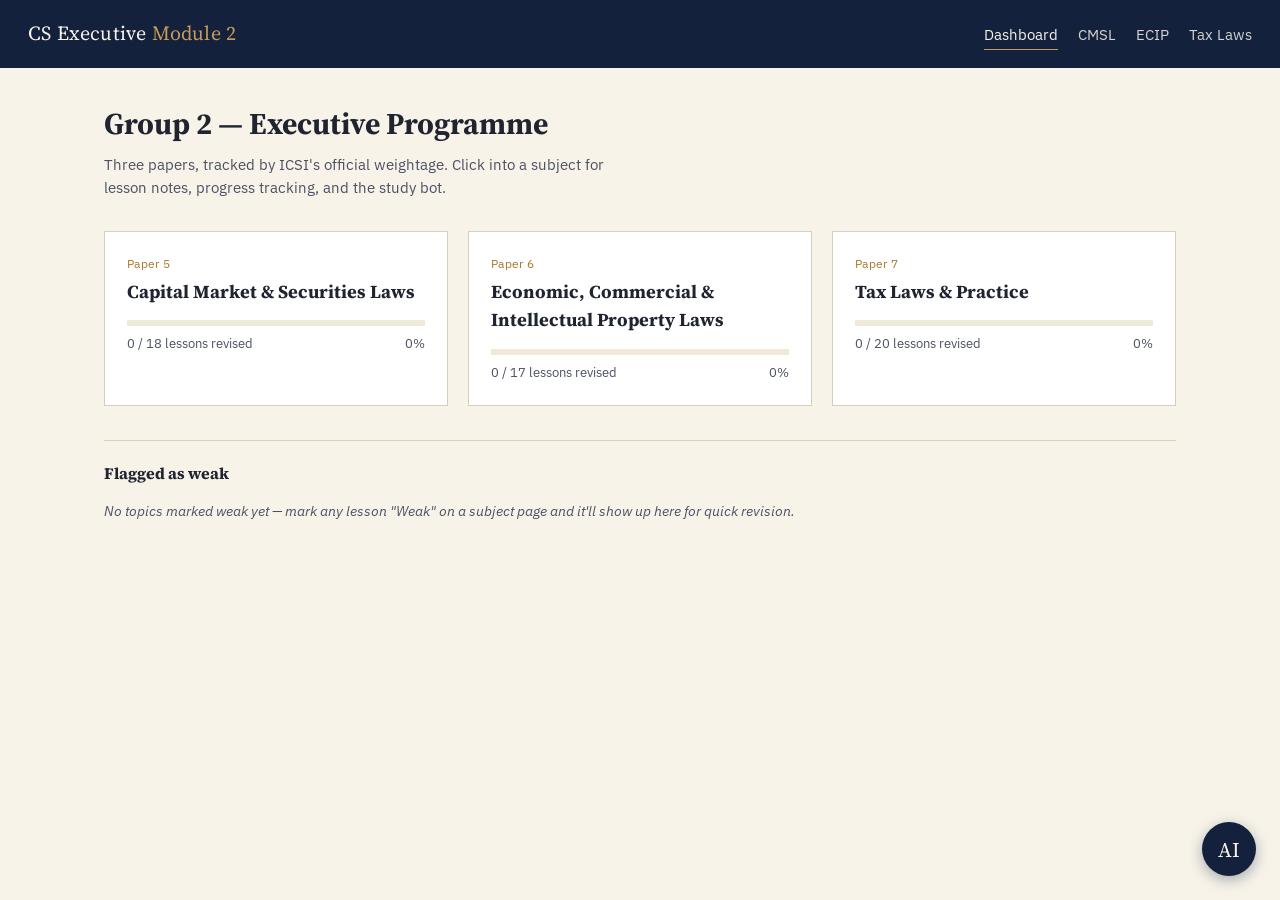
<file: index.html>
<!DOCTYPE html>
<html lang="en">
<head>
<meta charset="UTF-8" />
<meta name="viewport" content="width=device-width, initial-scale=1" />
<title>CS Executive Module 2 — Study Guide</title>
<link rel="preconnect" href="https://fonts.googleapis.com">
<link href="https://fonts.googleapis.com/css2?family=Source+Serif+4:opsz,wght@8..60,400;8..60,600&family=IBM+Plex+Sans:wght@400;500;600&display=swap" rel="stylesheet">
<link rel="stylesheet" href="assets/style.css?v=4" />
</head>
<body>
  <div class="topbar">
    <a href="index.html" class="brand">CS Executive <span>Module 2</span></a>
    <nav>
      <a href="index.html" class="active">Dashboard</a>
      <a href="subject.html?paper=cmsl">CMSL</a>
      <a href="subject.html?paper=ecip">ECIP</a>
      <a href="subject.html?paper=tax">Tax Laws</a>
    </nav>
  </div>

  <div class="wrap">
    <div class="hero">
      <h1>Group 2 — Executive Programme</h1>
      <p>Three papers, tracked by ICSI's official weightage. Click into a subject for lesson notes, progress tracking, and the study bot.</p>
    </div>

    <div class="paper-grid" id="paper-grid"></div>

    <div class="weak-list">
      <h3>Flagged as weak</h3>
      <div id="weak-items"></div>
    </div>
  </div>

  <script src="assets/data.js?v=2"></script>
  <script src="assets/app.js?v=2"></script>
  <script src="assets/bot.js?v=6"></script>
  <script>renderDashboard();</script>
</body>
</html>
</file>
<file: assets/style.css>
:root {
  --ink: #1f2430;
  --ink-soft: #4b5163;
  --parchment: #f7f3e9;
  --parchment-deep: #efe9d8;
  --rule: #d8cfb8;
  --navy: #14213d;
  --navy-soft: #26324f;
  --brass: #a9772e;
  --brass-soft: #c99b56;
  --done: #3b6e52;
  --weak: #a64b3f;
  --studying: #b8894a;
}

* { box-sizing: border-box; }

body {
  margin: 0;
  background: var(--parchment);
  color: var(--ink);
  font-family: "IBM Plex Sans", -apple-system, sans-serif;
  font-size: 15px;
  line-height: 1.55;
}

h1, h2, h3, .serif {
  font-family: "Source Serif 4", Georgia, serif;
}

a { color: inherit; }

/* ---- Top bar ---- */
.topbar {
  background: var(--navy);
  color: var(--parchment);
  padding: 18px 28px;
  display: flex;
  align-items: baseline;
  justify-content: space-between;
  flex-wrap: wrap;
  gap: 8px;
}
.topbar a.brand {
  font-family: "Source Serif 4", Georgia, serif;
  font-size: 1.25rem;
  text-decoration: none;
  color: var(--parchment);
  letter-spacing: 0.01em;
}
.topbar .brand span { color: var(--brass-soft); }
.topbar nav { display: flex; gap: 20px; font-size: 0.92rem; }
.topbar nav a { text-decoration: none; opacity: 0.85; border-bottom: 1px solid transparent; padding-bottom: 2px; }
.topbar nav a:hover, .topbar nav a.active { opacity: 1; border-color: var(--brass-soft); }

/* ---- Layout ---- */
.wrap { max-width: 1120px; margin: 0 auto; padding: 32px 24px 80px; }

/* ---- Dashboard ---- */
.hero { margin-bottom: 32px; }
.hero h1 { font-size: 1.9rem; margin: 0 0 6px; }
.hero p { color: var(--ink-soft); margin: 0; max-width: 60ch; }

.paper-grid { display: grid; grid-template-columns: repeat(auto-fit, minmax(280px, 1fr)); gap: 20px; margin-top: 24px; }
.paper-card {
  background: #fff;
  border: 1px solid var(--rule);
  padding: 22px;
  text-decoration: none;
  color: var(--ink);
  display: block;
}
.paper-card .code { font-size: 0.78rem; color: var(--brass); letter-spacing: 0.03em; }
.paper-card h2 { font-size: 1.15rem; margin: 4px 0 14px; }
.progress-track { height: 6px; background: var(--parchment-deep); position: relative; margin-bottom: 8px; }
.progress-fill { height: 100%; background: var(--brass); }
.progress-label { font-size: 0.82rem; color: var(--ink-soft); display: flex; justify-content: space-between; }

.weak-list { margin-top: 34px; border-top: 1px solid var(--rule); padding-top: 20px; }
.weak-list h3 { font-size: 1rem; margin: 0 0 10px; }
.weak-list ul { margin: 0; padding: 0; list-style: none; }
.weak-list li { padding: 6px 0; border-bottom: 1px dotted var(--rule); font-size: 0.92rem; display: flex; justify-content: space-between; }
.weak-list .tag { color: var(--weak); font-size: 0.78rem; }
.empty-note { color: var(--ink-soft); font-size: 0.9rem; font-style: italic; }

/* ---- Subject page ---- */
.subject-head { margin-bottom: 6px; }
.subject-head .code { color: var(--brass); font-size: 0.82rem; letter-spacing: 0.03em; }
.subject-head h1 { margin: 4px 0 4px; font-size: 1.75rem; }
.part-summary { display: flex; gap: 24px; margin: 18px 0 28px; flex-wrap: wrap; }
.part-summary div { font-size: 0.85rem; color: var(--ink-soft); }
.part-summary strong { color: var(--ink); font-family: "Source Serif 4", Georgia, serif; font-size: 1.1rem; display: block; }

.part-divider {
  margin: 34px 0 6px;
  padding-bottom: 6px;
  border-bottom: 2px solid var(--navy);
  display: flex;
  justify-content: space-between;
  align-items: baseline;
}
.part-divider h2 { font-size: 1.05rem; margin: 0; }
.part-divider span { font-size: 0.82rem; color: var(--brass); }

.lesson {
  border-bottom: 1px solid var(--rule);
  padding: 14px 0;
}
.lesson-row { display: flex; align-items: center; gap: 14px; cursor: pointer; }
.lesson-num { font-family: "Source Serif 4", Georgia, serif; color: var(--brass); font-size: 0.95rem; width: 26px; flex-shrink: 0; }
.lesson-title { flex: 1; font-size: 0.98rem; }
.status-select {
  font-size: 0.78rem;
  border: 1px solid var(--rule);
  background: #fff;
  padding: 4px 8px;
  color: var(--ink-soft);
  cursor: pointer;
}
.status-select[data-status="done"] { color: var(--done); border-color: var(--done); }
.status-select[data-status="studying"] { color: var(--studying); border-color: var(--studying); }
.status-select[data-status="weak"] { color: var(--weak); border-color: var(--weak); }

.lesson-notes { display: none; padding: 10px 0 4px 40px; color: var(--ink-soft); font-size: 0.92rem; max-width: 72ch; }
.lesson.open .lesson-notes { display: block; }
.lesson.open .lesson-row .caret { transform: rotate(90deg); }
.caret { transition: transform 0.15s ease; color: var(--brass); flex-shrink: 0; }
.ask-bot-link { display: inline-block; margin-top: 8px; font-size: 0.85rem; color: var(--brass); cursor: pointer; text-decoration: underline; }

/* ---- Bot widget ---- */
#bot-toggle {
  position: fixed; bottom: 24px; right: 24px;
  background: var(--navy); color: var(--parchment);
  border: none; width: 54px; height: 54px; border-radius: 50%;
  font-family: "Source Serif 4", Georgia, serif; font-size: 1.3rem;
  cursor: pointer; box-shadow: 0 4px 14px rgba(20,33,61,0.35);
  z-index: 40;
}
#bot-panel {
  position: fixed; bottom: 90px; right: 24px; width: 360px; max-width: calc(100vw - 32px);
  height: 480px; max-height: calc(100vh - 130px);
  background: #fff; border: 1px solid var(--rule);
  box-shadow: 0 10px 30px rgba(20,33,61,0.25);
  display: none; flex-direction: column; z-index: 40;
}
#bot-panel.open { display: flex; }
#bot-panel { overflow: hidden; transition: width 0.15s ease, height 0.15s ease; }
#bot-panel.maximized {
  width: min(760px, calc(100vw - 32px));
  height: calc(100vh - 120px);
  max-height: calc(100vh - 120px);
  bottom: 20px;
  right: 20px;
}
.bot-head-actions { display: flex; gap: 10px; align-items: center; }
#bot-body { display: flex; flex-direction: column; flex: 1; min-height: 0; }
.bot-head { background: var(--navy); color: var(--parchment); padding: 12px 16px; font-size: 0.9rem; display: flex; justify-content: space-between; align-items: center; flex-shrink: 0; }
.bot-head button { background: none; border: none; color: var(--parchment); cursor: pointer; font-size: 1rem; }
.bot-messages { flex: 1; min-height: 0; overflow-y: auto; padding: 14px 16px; font-size: 0.88rem; }
.bot-msg { margin-bottom: 12px; }
.bot-msg.user { text-align: right; }
.bot-msg .bubble { display: inline-block; padding: 8px 12px; max-width: 85%; text-align: left; overflow-wrap: break-word; word-break: break-word; }
.bot-msg.assistant .bubble { max-width: 96%; }
.bot-msg .bubble p { margin: 0 0 8px; }
.bot-msg .bubble p:last-child { margin-bottom: 0; }
.bot-msg .bubble h3, .bot-msg .bubble h4 { font-size: 0.95rem; margin: 10px 0 4px; }
.bot-msg .bubble h3:first-child, .bot-msg .bubble h4:first-child { margin-top: 0; }
.bot-msg .bubble ul { margin: 4px 0 8px; padding-left: 18px; }
.bot-msg .bubble hr { border: none; border-top: 1px solid var(--rule); margin: 8px 0; }
.bot-msg .bubble code { background: rgba(0,0,0,0.06); padding: 1px 4px; font-size: 0.85em; }
.bot-msg .bubble table { border-collapse: collapse; width: max-content; min-width: 100%; margin: 6px 0 10px; font-size: 0.85em; }
.bot-msg .bubble .table-scroll { overflow-x: auto; margin: 6px 0 10px; }
.bot-msg .bubble .table-scroll table { margin: 0; }
.bot-msg .bubble th, .bot-msg .bubble td { border: 1px solid var(--rule); padding: 4px 6px; text-align: left; vertical-align: top; min-width: 88px; word-break: normal; overflow-wrap: break-word; }
.bot-msg .bubble th { background: var(--parchment-deep); }
.bot-msg .bubble blockquote { margin: 6px 0; padding: 6px 10px; border-left: 3px solid var(--brass); background: var(--parchment-deep); font-style: italic; }
.bot-msg.user .bubble { background: var(--navy); color: var(--parchment); }
.bot-msg.assistant .bubble { background: var(--parchment-deep); }
.bot-msg.system .bubble { background: none; color: var(--ink-soft); font-style: italic; font-size: 0.82rem; padding: 0; }
.bot-select-row { flex-shrink: 0; }
.bot-input-row { display: flex; border-top: 1px solid var(--rule); flex-shrink: 0; }
.bot-input-row input { flex: 1; border: none; padding: 10px 12px; font-size: 0.88rem; font-family: inherit; }
.bot-input-row input:focus { outline: none; }
.bot-input-row button { border: none; background: var(--brass); color: #fff; padding: 0 16px; cursor: pointer; }
.bot-select-row { padding: 8px 12px; border-top: 1px solid var(--rule); font-size: 0.78rem; color: var(--ink-soft); display: flex; align-items: center; gap: 6px; }
.bot-select-row select { font-size: 0.78rem; padding: 2px 4px; }
.bot-settings { padding: 14px 16px; font-size: 0.85rem; }
.bot-settings input { width: 100%; padding: 8px; border: 1px solid var(--rule); margin: 8px 0; font-family: inherit; }
.bot-settings button { background: var(--brass); color: #fff; border: none; padding: 8px 14px; cursor: pointer; }
.bot-settings p { color: var(--ink-soft); font-size: 0.8rem; }
.bot-settings a { color: var(--brass); }

@media (max-width: 640px) {
  .topbar { padding: 14px 16px; }
  .wrap { padding: 22px 14px 70px; }
  #bot-panel { right: 12px; width: calc(100vw - 24px); }
  #bot-toggle { right: 16px; }
}
</file>
